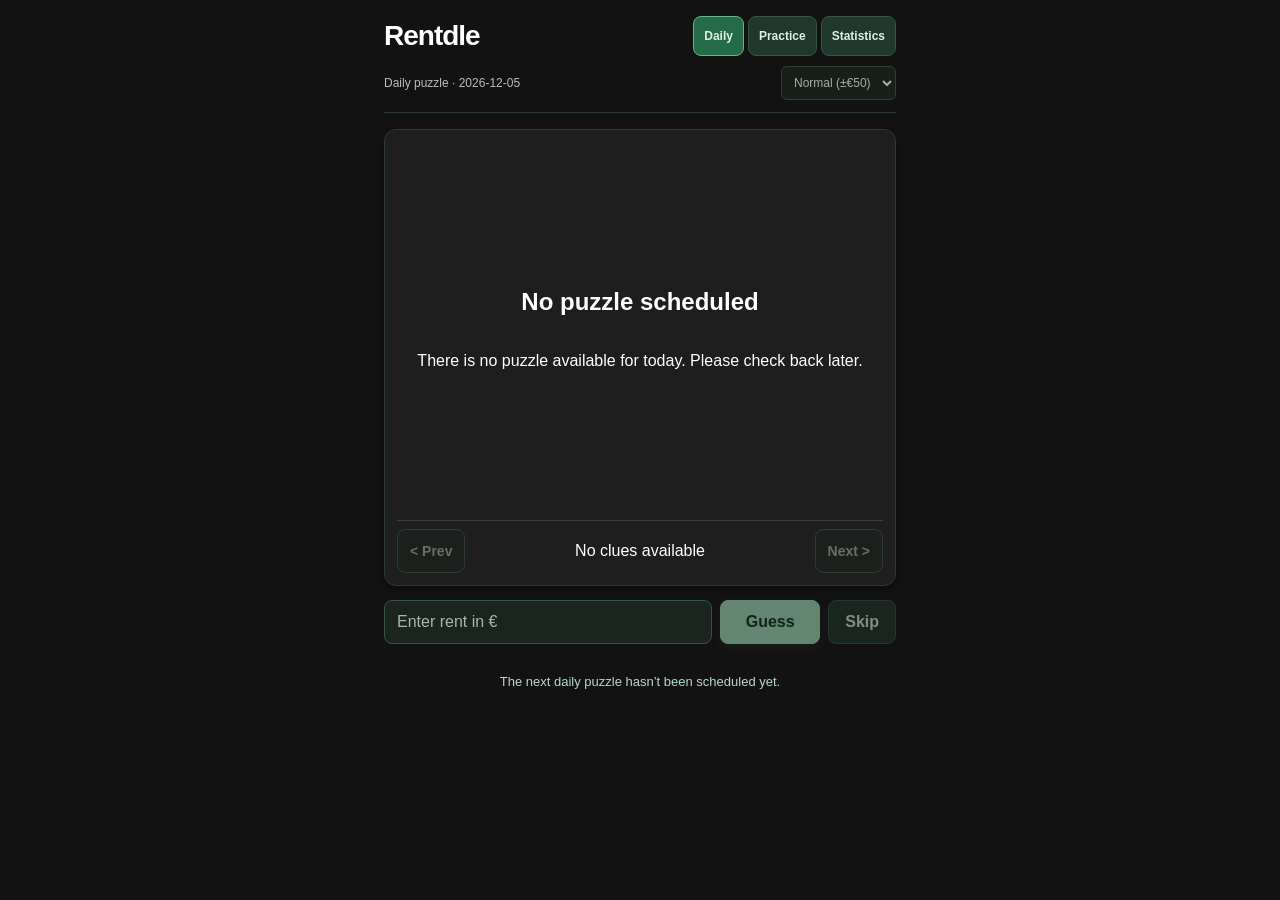
<file: index.html>
<!DOCTYPE html>
<html lang="en">
<head>
    <meta charset="UTF-8">
    <meta name="viewport" content="width=device-width, initial-scale=1.0">
    <title>Rentdle</title>
    <link rel="stylesheet" href="style.css">
    <link rel="stylesheet" href="map.css">
    <meta name="referrer" content="strict-origin-when-cross-origin">
</head>
<body>
    <header>
        <h1>Rentdle</h1>
        <nav class="game-menu" aria-label="Game modes">
            <button id="daily-button" type="button">Daily</button>
            <button id="practice-button" type="button">Practice</button>
            <button id="statistics-button" type="button">Statistics</button>
        </nav>
        <div id="difficulty-selector">
            <label for="difficulty">Difficulty: </label>
            <select id="difficulty">
                <option value="100">Easy (±€100)</option>
                <option value="50" selected>Normal (±€50)</option>
                <option value="25">Hard (±€25)</option>
            </select>
        </div>
        <p id="puzzle-date" aria-live="polite"></p>
        <details id="test-panel" hidden>
            <summary>Test puzzles</summary>
            <p id="test-note"></p>
            <label for="test-date">Preview date</label>
            <input type="date" id="test-date">
            <div class="test-actions">
                <button id="previous-date" type="button">Previous day</button>
                <button id="open-preview" type="button">Preview date</button>
                <button id="next-date" type="button">Next day</button>
                <button id="restart-preview" type="button">Restart preview</button>
                <button id="return-today" type="button">Return to daily game</button>
            </div>
        </details>
    </header>
    <main>
        <p id="save-notice" role="status"></p>
        <section id="practice-controls" hidden aria-label="Practice puzzles">
            <p>Practice · Replay older puzzles without changing your daily statistics.</p>
            <label for="practice-date">Puzzle date</label><select id="practice-date"></select>
            <div class="practice-actions"><button id="practice-restart">Restart practice</button><button id="practice-another">Another puzzle</button></div>
        </section>
        <p id="practice-empty" hidden>Practice unlocks once an older daily puzzle is available.</p>
        <div id="clue-container">
            <div id="clue-content"></div>
            <div id="clue-nav">
                <button id="prev-clue" disabled>&lt; Prev</button>
                <span id="clue-tracker">Clue 1</span>
                <button id="next-clue" disabled>Next &gt;</button>
            </div>
        </div>
        
        <div id="guess-section">
            <input type="number" id="guess-input" placeholder="Enter rent in €" aria-label="Monthly rent in euros" inputmode="decimal">
            <button id="submit-guess">Guess</button>
            <button id="skip-clue">Skip</button>
        </div>

        <div id="history-container"></div>
        <p id="next-puzzle" class="countdown" role="timer" aria-live="off"></p>
        <button id="show-result" class="hidden" type="button">View result</button>
        <dialog id="result-modal" aria-labelledby="modal-title" aria-describedby="modal-message">
            <div class="modal-content">
                <p class="result-eyebrow" id="result-eyebrow">TODAY’S RENTDLE</p>
                <h2 id="modal-title"></h2>
                <p id="modal-message"></p>
                <section class="property-reveal" aria-labelledby="result-property-title">
                    <h3 id="result-property-title"></h3>
                    <p id="result-rent"></p>
                    <p id="result-rent-note"></p>
                    <ul id="result-details"></ul>
                    <a id="listing-link" target="_blank" rel="noopener noreferrer" hidden>View property listing ↗</a>
                    <p id="listing-unavailable" hidden>No listing link has been added for this property.</p>
                </section>
                <div class="result-actions">
                    <button id="share-result" type="button">Share result</button>
                    <button id="close-modal" type="button">Close</button>
                </div>
                <div class="after-game-actions"><button id="result-practice">Play an older puzzle</button><button id="result-statistics">Daily statistics</button></div>
                <p id="result-countdown" class="countdown" role="timer" aria-live="off"></p>
                <p id="share-status" role="status" aria-live="polite"></p>
                <div id="manual-share" hidden>
                    <label for="share-text">Copy your result</label>
                    <textarea id="share-text" readonly rows="5"></textarea>
                </div>
            </div>
        </dialog>
        <dialog id="statistics-modal" aria-labelledby="statistics-title" aria-describedby="statistics-note">
            <div class="modal-content">
                <p class="result-eyebrow">YOUR DAILY RECORD</p><h2 id="statistics-title">Statistics</h2>
                <p id="statistics-note">Completed daily games · All difficulties · Saved in this browser.</p>
                <div class="statistics-grid">
                    <div><strong id="stat-played">0</strong><span>Played</span></div>
                    <div><strong id="stat-win-rate">0%</strong><span>Win rate</span></div>
                    <div><strong id="stat-current">0</strong><span>Current streak</span></div>
                    <div><strong id="stat-best">0</strong><span>Best streak</span></div>
                </div>
                <h3>Winning attempts</h3><div id="attempt-distribution"></div>
                <p id="statistics-empty">Finish a daily puzzle to start your record.</p>
                <p class="statistics-footnote">Streaks count consecutive calendar days won. Skips use an attempt. Practice and test games never count.</p>
                <button id="close-statistics">Close statistics</button>
            </div>
        </dialog>
    </main>
    <script src="properties.js"></script>
    <script src="schedule.js"></script>
    <script src="map-core.js"></script>
    <script src="map.js"></script>
    <script src="player-core.js"></script>
    <script src="script.js"></script>
</body>
</html>
</file>
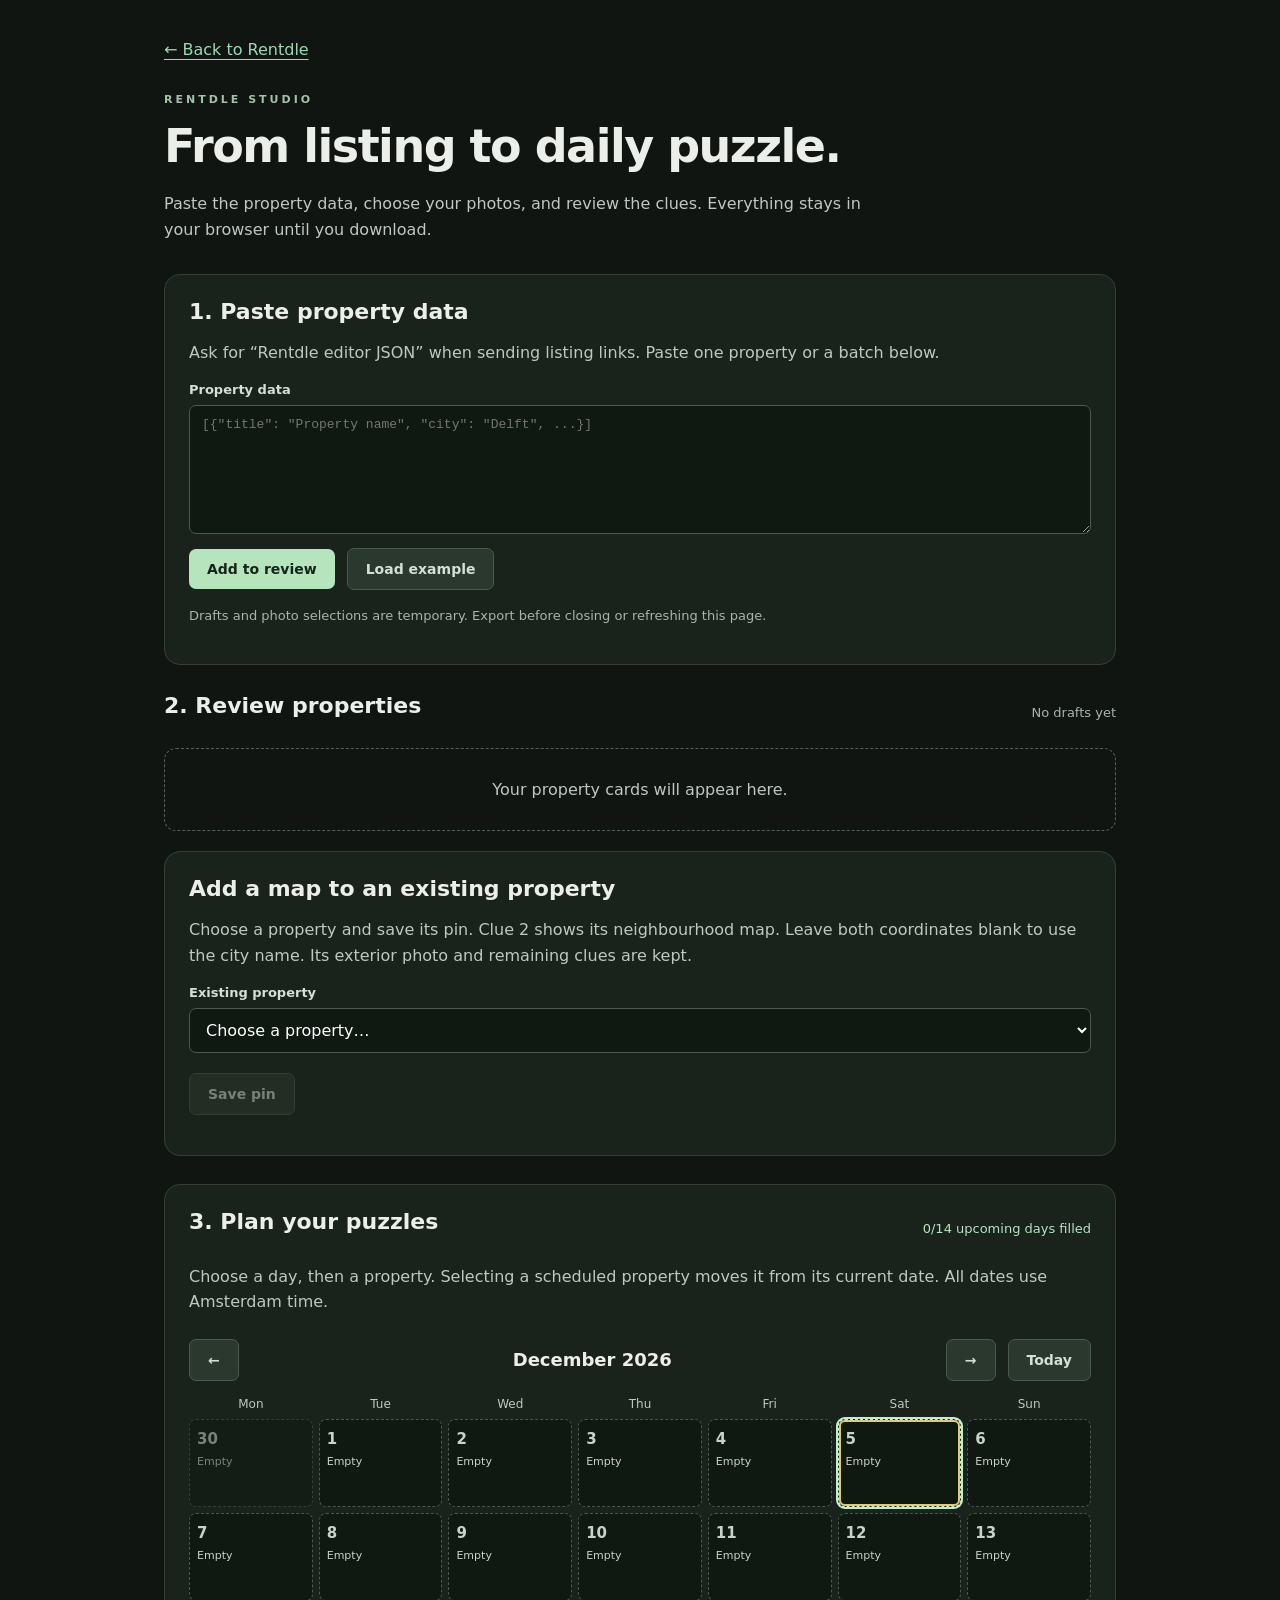
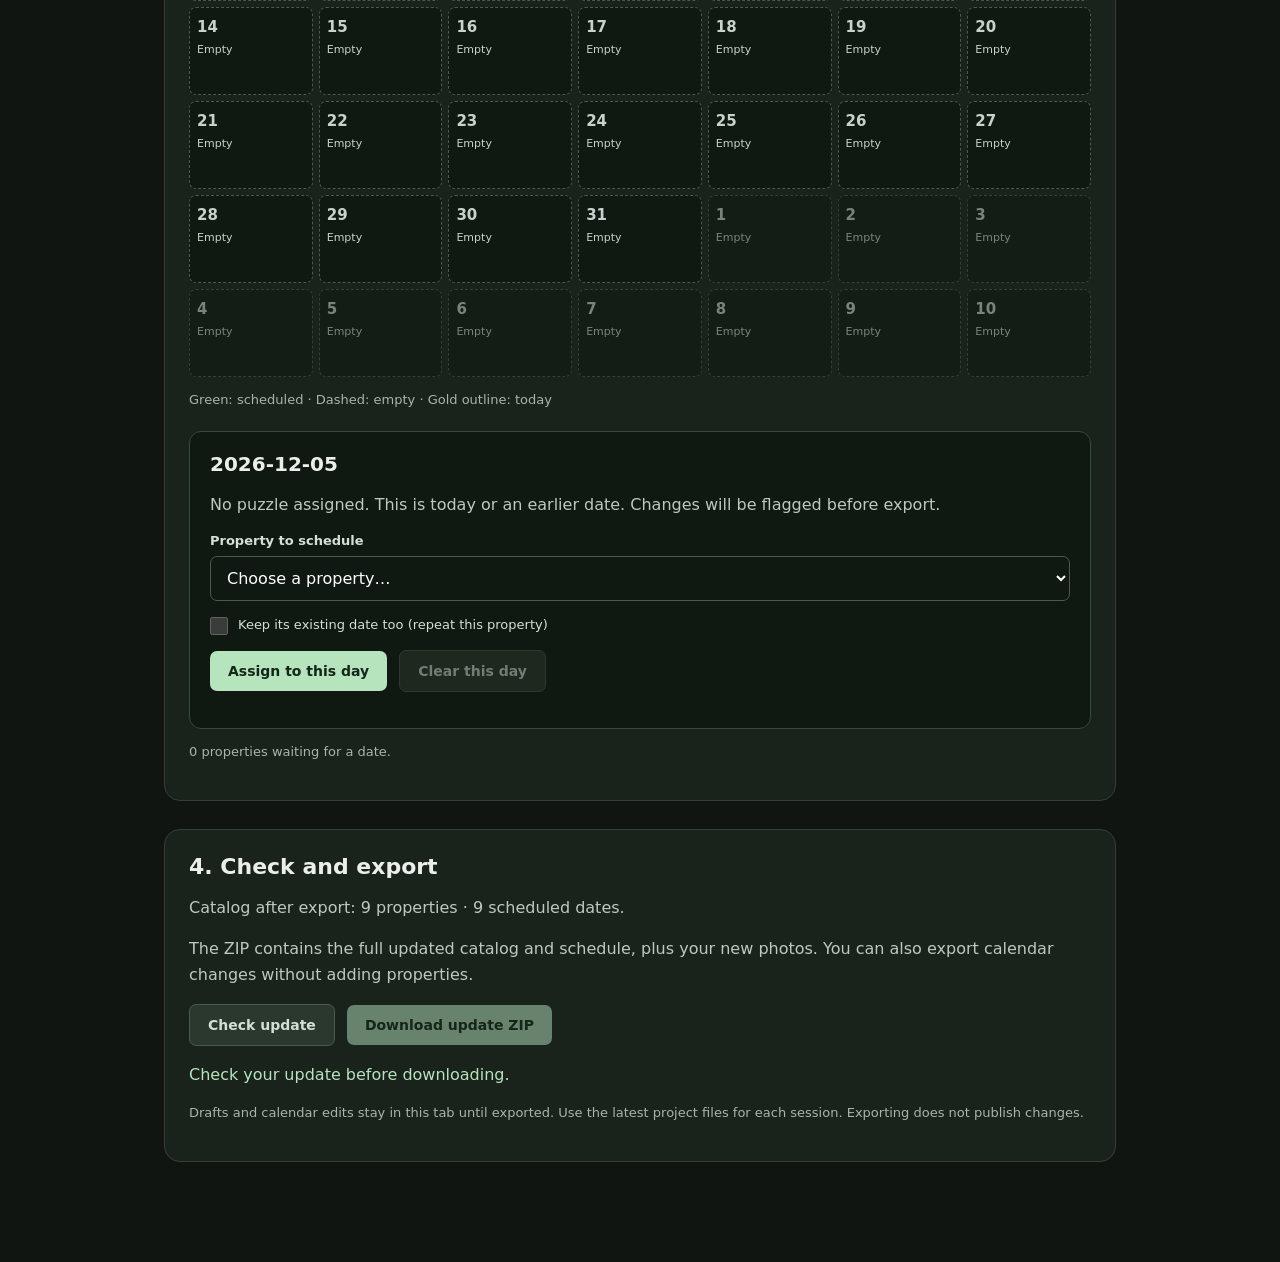
<file: editor.html>
<!doctype html>
<html lang="en"><head><meta charset="utf-8"><meta name="viewport" content="width=device-width, initial-scale=1"><title>Rentdle · Property editor</title><link rel="stylesheet" href="editor.css"><link rel="stylesheet" href="map.css"><meta name="referrer" content="strict-origin-when-cross-origin"></head>
<body><main>
<header><a href="index.html">← Back to Rentdle</a><p class="eyebrow">RENTDLE STUDIO</p><h1>From listing to daily puzzle.</h1><p>Paste the property data, choose your photos, and review the clues. Everything stays in your browser until you download.</p></header>
<section class="panel"><h2>1. Paste property data</h2><p>Ask for “Rentdle editor JSON” when sending listing links. Paste one property or a batch below.</p><label for="import-data">Property data</label><textarea id="import-data" rows="7" spellcheck="false" placeholder='[{"title": "Property name", "city": "Delft", ...}]'></textarea><div class="actions"><button id="import-button">Add to review</button><button class="secondary" id="example-button">Load example</button></div><p id="import-status" role="status"></p><p class="muted">Drafts and photo selections are temporary. Export before closing or refreshing this page.</p></section>
<section><div class="section-heading"><h2>2. Review properties</h2><span id="count">No drafts yet</span></div><div id="drafts"><p class="empty">Your property cards will appear here.</p></div></section>
<section class="panel" id="existing-locations"><h2>Add a map to an existing property</h2><p>Choose a property and save its pin. Clue 2 shows its neighbourhood map. Leave both coordinates blank to use the city name. Its exterior photo and remaining clues are kept.</p><label for="location-property">Existing property</label><select id="location-property"><option value="">Choose a property…</option></select><div id="catalog-location" class="location-editor"></div><button id="save-location" class="secondary" disabled>Save pin</button><p id="location-status" role="status"></p></section>
<section class="panel" id="planner"><div class="section-heading"><h2>3. Plan your puzzles</h2><span id="coverage"></span></div><p>Choose a day, then a property. Selecting a scheduled property moves it from its current date. All dates use Amsterdam time.</p><div class="calendar-toolbar"><button id="month-prev" class="secondary" aria-label="Previous month">←</button><h3 id="calendar-month"></h3><button id="month-next" class="secondary" aria-label="Next month">→</button><button id="month-today" class="secondary">Today</button></div><div class="weekdays" aria-hidden="true"><span>Mon</span><span>Tue</span><span>Wed</span><span>Thu</span><span>Fri</span><span>Sat</span><span>Sun</span></div><div id="calendar-grid" class="calendar-grid" aria-label="Puzzle dates"></div><p class="muted">Green: scheduled · Dashed: empty · Gold outline: today</p><div class="date-editor"><h3 id="selected-date-title"></h3><p id="selected-date-info"></p><label for="calendar-property">Property to schedule</label><select id="calendar-property"></select><label class="check-label"><input type="checkbox" id="repeat-property">Keep its existing date too (repeat this property)</label><div class="actions"><button id="assign-date">Assign to this day</button><button id="clear-date" class="secondary">Clear this day</button></div><p id="calendar-status" role="status"></p></div><p id="unscheduled-summary" class="muted"></p></section>
<section class="panel" id="export-panel"><h2>4. Check and export</h2><p id="catalog-summary"></p><p>The ZIP contains the full updated catalog and schedule, plus your new photos. You can also export calendar changes without adding properties.</p><div class="actions"><button id="check-button" class="secondary">Check update</button><button id="export-button" disabled>Download update ZIP</button></div><p id="check-summary" role="status">Check your update before downloading.</p><div id="export-errors" role="alert"></div><ul id="export-warnings"></ul><label class="check-label" id="warning-ack-label" hidden><input type="checkbox" id="warning-ack">I reviewed these warnings and want to export this update.</label><p id="export-status" role="status"></p><p class="muted">Drafts and calendar edits stay in this tab until exported. Use the latest project files for each session. Exporting does not publish changes.</p></section>
</main><template id="card-template"><article class="panel property-card"><div class="section-heading"><h3></h3><button type="button" class="secondary remove">Remove draft</button></div><div class="fields"></div><p class="missing"></p><p class="photo-help">Photos are automatically resized to a maximum of 1600 pixels and compressed. No cropping or upscaling. If an original is already smaller and within the size limit, it is kept.</p><div class="photos"></div><label class="date-label">Puzzle date (optional)<input type="date" class="puzzle-date"></label><p class="muted">Leave blank to add this property without scheduling it.</p><div class="section-heading"><h4>Clue preview</h4><button type="button" class="secondary regenerate">Regenerate text clues</button></div><p class="muted">Exterior photo: clue 1. Map or city: clue 2. Edit the area, age and furnishing, and final feature clues below.</p><div class="clue-fields"></div></article></template>
<script src="properties.js"></script><script src="schedule.js"></script><script src="map-core.js"></script><script src="map.js"></script><script src="editor-core.js"></script><script src="editor-tools.js"></script><script src="editor.js"></script></body></html>
</file>
<file: style.css>
:root {
    color-scheme: dark;
    --accent: #a7e4bd;
    --accent-hover: #c1f1d1;
    --green: #256b48;
    --green-hover: #307f58;
    --control: #20382b;
    --control-hover: #2c4b38;
    --border: #385443;
}

body {
    background-color: #121212;
    color: #ffffff;
    font-family: -apple-system, BlinkMacSystemFont, "Segoe UI", Roboto, Helvetica, Arial, sans-serif;
    display: flex;
    flex-direction: column;
    align-items: center;
    margin: 0;
    padding: 0;
    min-height: 100vh;
}

header {
    box-sizing: border-box;
    width: min(512px, calc(100% - 32px));
    display: grid;
    grid-template-columns: auto 1fr;
    align-items: center;
    gap: 10px 12px;
    padding: 16px 0 12px;
    border-bottom: 1px solid #2c3b31;
}

header h1 { margin: 0; font-size: 28px; line-height: 1.1; letter-spacing: -1px; }
header #puzzle-date { grid-row: 2; grid-column: 1 / -1; justify-self: start; margin: 0; font-size: 12px; padding-right: 138px; }
header #difficulty-selector { grid-row: 2; grid-column: 1 / -1; justify-self: end; margin: 0; }
#difficulty-selector label { position: absolute; width: 1px; height: 1px; padding: 0; overflow: hidden; clip-path: inset(50%); white-space: nowrap; }

main {
    width: 100%;
    max-width: 544px;
    display: flex;
    flex-direction: column;
    align-items: center;
    padding: 16px;
    box-sizing: border-box;
}

#clue-container {
    box-sizing: border-box;
    width: 100%;
    background-color: #1e1e1e;
    border: 1px solid #2c3b31;
    border-radius: 12px;
    padding: 12px;
    text-align: center;
    margin-bottom: 14px;
    box-shadow: 0 4px 6px rgba(0,0,0,0.3);
}

#property-image {
    display: block;
    width: 100%;
    height: min(38vh, 320px);
    height: min(38svh, 320px);
    object-fit: contain;
    border-radius: 6px;
    background: #161b17;
}

#clue-text { margin: 16px 0 8px; font-size: 18px; line-height: 1.4; overflow-wrap: anywhere; }

#guess-section {
    width: 100%;
    display: flex;
    gap: 8px;
    margin-bottom: 14px;
}

#guess-input {
    flex-grow: 1;
    padding: 12px;
    border-radius: 8px;
    border: 1px solid var(--border);
    background-color: #19251e;
    color: white;
    font-size: 16px;
}

button {
    padding: 12px 20px;
    min-height: 44px;
    border-radius: 8px;
    border: 1px solid var(--border);
    background-color: var(--control);
    color: #ddf1e3;
    font-size: 16px;
    cursor: pointer;
    font-weight: bold;
}

button:hover:not(:disabled) {
    background-color: var(--control-hover);
}

#submit-guess { min-width: 100px; background: var(--accent); color: #12301e; border-color: var(--accent); font-weight: 800; box-shadow: 0 3px 12px #a7e4bd18; }
#submit-guess:hover:not(:disabled) { background: var(--accent-hover); border-color: var(--accent-hover); }
#skip-clue { padding-inline: 16px; }
#guess-input::placeholder { color: #a6b8ac; }

#history-container {
    width: 100%;
    display: flex;
    flex-direction: column;
    gap: 8px;
}

#difficulty-selector {
    margin-top: 10px;
    font-size: 14px;
}

#difficulty {
    background-color: #19251e;
    color: #ddf1e3;
    border: 1px solid var(--border);
    padding: 7px 8px;
    border-radius: 6px;
    font: inherit;
    font-size: 12px;
    min-height: 34px;
}

#clue-nav {
    display: flex;
    justify-content: space-between;
    align-items: center;
    margin-top: 8px;
    padding-top: 8px;
    border-top: 1px solid #344239;
}

#clue-nav button {
    padding: 6px 12px;
    font-size: 14px;
    background-color: var(--control);
}

#clue-nav button:hover:not(:disabled) { background: var(--control-hover); }

#clue-nav button:disabled {
    background-color: #1a231d;
    color: #a0b1a5;
    cursor: not-allowed;
}

#clue-content {
    min-height: calc(min(38vh, 320px) + 50px);
    min-height: calc(min(38svh, 320px) + 50px);
    display: flex;
    flex-direction: column;
    justify-content: center;
    align-items: center;
}

.hidden {
    display: none !important;
}

#result-modal, #statistics-modal {
    color: #fff;
    background: #1e1e1e;
    border: 1px solid #454545;
    border-radius: 18px;
    padding: 0;
    width: min(460px, calc(100% - 32px));
    max-height: calc(100dvh - 32px);
    overflow-y: auto;
    box-sizing: border-box;
    box-shadow: 0 24px 80px #0008;
}
#result-modal::backdrop, #statistics-modal::backdrop { background: rgb(0 0 0 / 80%); }
.modal-content { padding: 28px; text-align: center; }
.result-eyebrow { color: #aaa; letter-spacing: .16em; font-size: 11px; font-weight: 700; margin: 0 0 12px; }
.modal-content h2 { margin: 0 0 10px; font-size: 28px; }
#modal-message, #result-rent-note, #listing-unavailable { color: #bbb; line-height: 1.5; font-size: 14px; }
.property-reveal { margin: 22px 0; padding: 20px; border: 1px solid #414141; border-radius: 12px; background: #171717; text-align: left; }
#result-property-title { margin: 0 0 12px; font-size: 18px; overflow-wrap: anywhere; }
#result-rent { font-size: 28px; font-weight: 750; margin: 0; }
#result-rent-note { margin: 5px 0 16px; }
#result-details { list-style: none; padding: 0; margin: 0 0 18px; }
#result-details li { padding: 9px 0; border-top: 1px solid #333; line-height: 1.45; font-size: 14px; }
#listing-link { color: var(--accent); font-weight: 600; text-underline-offset: 4px; }
.result-actions { display: flex; gap: 10px; flex-wrap: wrap; }
.result-actions button { flex: 1; }
#share-result, #show-result { background: var(--green); border-color: #4d9067; }
#share-result:hover:not(:disabled), #show-result:hover:not(:disabled) { background: var(--green-hover); }
#share-result:disabled { opacity: .65; cursor: wait; }
#share-status { font-size: 13px; line-height: 1.5; color: #b8d9c8; margin: 12px 0 0; }
#share-status:empty { display: none; }
#manual-share { margin-top: 16px; text-align: left; }
#manual-share label { font-size: 13px; }
#share-text { box-sizing: border-box; width: 100%; margin-top: 8px; background: #121212; color: white; border: 1px solid #666; border-radius: 6px; padding: 12px; resize: vertical; }
#show-result { margin-top: 20px; }
button:focus-visible, a:focus-visible, textarea:focus-visible, input:focus-visible, select:focus-visible, summary:focus-visible { outline: 3px solid var(--accent); outline-offset: 3px; }
@media (max-width: 380px) {
    .modal-content { padding: 20px; }
    .property-reveal { padding: 15px; }
    .modal-content h2 { font-size: 24px; }
    .result-actions button { padding: 12px 16px; }
}

body:has(dialog[open]) { overflow: hidden; }

#puzzle-date { color: #bbb; font-size: 14px; }
#test-panel { grid-column: 1 / -1; box-sizing: border-box; width: 100%; margin: 2px 0 0; padding: 10px; border: 1px solid #a57928; border-radius: 8px; background: #292316; }
#test-panel summary { cursor: pointer; color: #ffd88a; font-weight: 700; }
#test-note { font-size: 13px; line-height: 1.5; }
#test-date { padding: 8px; color-scheme: dark; font: inherit; margin: 8px; max-width: 100%; box-sizing: border-box; }
.test-actions { display: flex; flex-wrap: wrap; justify-content: center; gap: 8px; }
.test-actions button { padding: 9px 12px; font-size: 13px; }
.test-actions button:disabled { opacity: .45; cursor: not-allowed; }
#save-notice { color: #ffd88a; font-size: 13px; }
#save-notice:empty { display: none; }
#guess-input { min-width: 0; width: 0; }

.game-menu { display: flex; justify-content: flex-end; gap: 4px; margin: 0; }
.game-menu button { padding: 8px 10px; font-size: 12px; min-height: 40px; }
.game-menu button[aria-pressed="true"] { background: var(--green); border-color: #72b18a; }
.game-menu button[aria-pressed="true"]:hover:not(:disabled) { background: var(--green-hover); }
button:disabled { opacity: .55; cursor: not-allowed; }
#practice-controls { box-sizing: border-box; width: 100%; padding: 16px; margin-bottom: 20px; background: #172921; border: 1px solid #3c6350; border-radius: 10px; }
#practice-controls p { margin-top: 0; font-size: 14px; line-height: 1.5; }
#practice-date { color-scheme: dark; font: inherit; padding: 8px; margin: 0 0 12px 8px; max-width: 100%; }
.practice-actions,.after-game-actions { display: flex; gap: 8px; flex-wrap: wrap; }
.practice-actions button,.after-game-actions button { flex: 1; font-size: 13px; padding: 10px 12px; }
.after-game-actions { margin-top: 10px; }
.countdown { color: #b8d9c8; font-size: 13px; line-height: 1.7; text-align: center; font-variant-numeric: tabular-nums; }
#practice-empty { color: #bbb; font-size: 13px; }
.statistics-grid { display: grid; grid-template-columns: repeat(4,1fr); gap: 10px; margin: 26px 0; }
.statistics-grid strong { display: block; font-size: 30px; color: #a7e4bd; }
.statistics-grid span { display: block; font-size: 12px; color: #bbb; margin-top: 6px; }
#statistics-note,.statistics-footnote,#statistics-empty { color: #bbb; font-size: 13px; line-height: 1.6; }
.distribution-row { display: flex; gap: 12px; align-items: center; margin: 10px 0; font-variant-numeric: tabular-nums; }
.distribution-track { flex: 1; height: 24px; border-radius: 4px; background: #292929; overflow: hidden; }
.distribution-bar { background: var(--green-hover); height: 100%; }
.statistics-footnote { margin: 24px 0 18px; }
@media(max-width:380px) { .statistics-grid { grid-template-columns: repeat(2,1fr); } }

@media (max-width: 380px) {
    header h1 { font-size: 24px; }
    header { gap: 8px; }
    .game-menu button { padding-inline: 8px; font-size: 11px; }
    #submit-guess { min-width: 84px; padding-inline: 14px; }
    #skip-clue { padding-inline: 12px; }
    #guess-input { padding-inline: 10px; }
}

@media (max-width: 320px) {
    header h1 { font-size: 22px; }
    .game-menu button { padding-inline: 6px; }
    header #puzzle-date { font-size: 11px; padding-right: 126px; }
}
</file>
<file: map.css>
.map-clue-host { width:100%; min-width:0; }
.rentdle-map-frame { box-sizing:border-box; width:100%; border:1px solid #385443; border-radius:8px; overflow:hidden; margin-top:12px; }
.rentdle-map { height:300px; height:clamp(230px,38svh,320px); width:100%; background:#dce6df; color:#142619; text-align:left; isolation:isolate; color-scheme:light; }
.map-credit { background:#fff; color:#222; text-align:right; padding:5px 8px; font:12px/1.5 system-ui,sans-serif; }
.map-credit a { color:#245c40; text-decoration:underline; }
.map-status { font-size:13px; line-height:1.5; margin:8px 0; }
.map-status:empty { display:none; }
.coordinate-fields { display:grid; grid-template-columns:1fr 1fr; gap:16px; }
.location-editor { margin:20px 0; }
.rentdle-pin { background:transparent; border:0; }
.rentdle-pin span { display:block; box-sizing:border-box; width:28px; height:28px; border:3px solid #fff; border-radius:50% 50% 50% 0; background:#256b48; transform:rotate(-45deg); box-shadow:0 2px 5px #0008; }
.rentdle-pin span::after { content:''; position:absolute; width:8px; height:8px; top:7px; left:7px; border-radius:50%; background:white; }
.rentdle-map .leaflet-control-zoom a { color:#172b1d; background:white; text-decoration:none; }
.rentdle-map img.leaflet-tile { border:0; border-radius:0; }
@media(max-width:480px) { .coordinate-fields { grid-template-columns:1fr; gap:12px; } }
</file>
<file: editor.css>
:root{font-family:Inter,system-ui,sans-serif;color:#eceeea;background:#101511;color-scheme:dark}*{box-sizing:border-box}body{margin:0}main{max-width:1000px;margin:auto;padding:40px 24px 72px}header{max-width:720px;margin-bottom:32px}a{color:#9ed8b3;text-underline-offset:4px}h1{font-size:clamp(30px,5vw,46px);line-height:1.1;letter-spacing:-1.5px;margin:12px 0 20px}h2{font-size:22px;margin:0 0 14px}h3{margin:0;font-size:20px}h4{font-size:17px;margin:12px 0}p{line-height:1.6;color:#bfc8c0}.eyebrow{color:#a3c2a9;letter-spacing:3px;font-size:11px;font-weight:700;margin-top:32px}.panel{background:#1a221c;border:1px solid #344036;border-radius:16px;padding:24px;margin:20px 0 28px}label{display:block;font-size:13px;font-weight:600;color:#d6ded7}input,textarea{display:block;width:100%;padding:11px 12px;margin:8px 0 0;background:#101812;border:1px solid #4b5a4e;border-radius:7px;font:inherit;color:#fff}textarea{resize:vertical;min-height:70px}#import-data{font-family:ui-monospace,monospace;font-size:13px}button{border:0;border-radius:7px;padding:12px 18px;background:#b5e4bd;color:#142619;font:inherit;font-size:14px;font-weight:700;cursor:pointer}.secondary{background:#2a382d;color:#d4dfd6;border:1px solid #4b5a4e}button:disabled{opacity:.5;cursor:wait}button:hover{filter:brightness(1.1)}.actions,.section-heading{display:flex;align-items:center;justify-content:space-between;gap:12px;flex-wrap:wrap}.actions{justify-content:flex-start;margin-top:14px}.section-heading{margin-bottom:14px}.fields{display:grid;grid-template-columns:repeat(2,minmax(0,1fr));gap:16px}.wide{grid-column:1/-1}.photos{display:grid;grid-template-columns:1fr 1fr;gap:16px;margin:20px 0}.photo-preview{width:100%;height:160px;object-fit:contain;background:#0d120e;border-radius:8px;margin-top:12px}.date-label{max-width:240px}.clue-fields{display:grid;gap:14px}.muted,#count{font-size:13px;color:#a8b5aa}.missing,#export-errors{color:#ffcd8a;white-space:pre-line;line-height:1.6}#import-status,#export-status{color:#b5e4bd;white-space:pre-line}.empty{padding:28px;text-align:center;border:1px dashed #526354;border-radius:12px}input[type=file]{font-size:12px}button:focus-visible,input:focus-visible,textarea:focus-visible,a:focus-visible{outline:3px solid #e5edab;outline-offset:3px}@media(max-width:600px){main{padding:24px 14px}.panel{padding:18px}.fields,.photos{grid-template-columns:1fr}.wide{grid-column:auto}.section-heading button{padding:9px 12px}}
:root{--calendar-green:#224b32}
[hidden]{display:none!important}
select{display:block;width:100%;padding:11px 12px;margin-top:8px;background:#101812;border:1px solid #4b5a4e;border-radius:7px;font:inherit;color:#fff}
select:focus-visible{outline:3px solid #e5edab;outline-offset:3px}
.calendar-toolbar{display:flex;align-items:center;gap:12px;flex-wrap:wrap;margin:24px 0 16px}
.calendar-toolbar h3{flex:1;text-align:center;font-size:18px}
.calendar-grid,.weekdays{display:grid;grid-template-columns:repeat(7,minmax(0,1fr));gap:6px}
.weekdays{text-align:center;margin-bottom:8px;font-size:12px;color:#bfc8c0}
.calendar-day{min-width:0;min-height:88px;padding:10px 7px;text-align:left;background:#101812;color:#c8d1ca;border:1px dashed #4b5a4e;font-weight:500;display:flex;flex-direction:column;gap:7px;align-items:flex-start}
.calendar-day span{font-size:15px;font-weight:700}.calendar-day small{width:100%;font-size:11px;line-height:1.3;overflow-wrap:anywhere;display:-webkit-box;-webkit-line-clamp:3;-webkit-box-orient:vertical;overflow:hidden}
.calendar-day.scheduled{background:var(--calendar-green);border-style:solid;border-color:#54795b;color:#e2f3e5}
.calendar-day.outside-month{opacity:.55}.calendar-day.today{outline:2px solid #e5c874;outline-offset:-3px}
.calendar-day.selected{box-shadow:0 0 0 2px #c0edcc;border-color:#c0edcc}.calendar-day.conflict{background:#6b3429}
.date-editor{padding:20px;background:#101812;border:1px solid #344b39;border-radius:12px;margin-top:20px}
.check-label{display:flex;align-items:flex-start;gap:10px;line-height:1.6;margin-top:14px;font-weight:400}
.check-label input{width:18px;height:18px;margin:2px 0 0;flex-shrink:0;accent-color:#b5e4bd}
#coverage{font-size:13px;color:#b5e4bd}#calendar-status{color:#e5c874}
.photo-status{display:block;line-height:1.6;font-weight:400;font-size:12px;margin-top:8px;color:#c0dfc6}
.photo-help{grid-column:1/-1;font-size:13px;margin:0}
#export-warnings{color:#e5c874;padding-left:20px;line-height:1.6;overflow-wrap:anywhere}#export-warnings li{margin:10px 0}
#check-summary{color:#b5e4bd}#export-errors{overflow-wrap:anywhere}
@media(max-width:600px){.calendar-grid,.weekdays{gap:4px}.calendar-day{padding:7px 4px;min-height:76px}.calendar-day small{font-size:10px}.calendar-toolbar{gap:8px}.calendar-toolbar button{padding:9px 12px}.calendar-toolbar h3{font-size:16px}.date-editor{padding:14px}}
</file>
